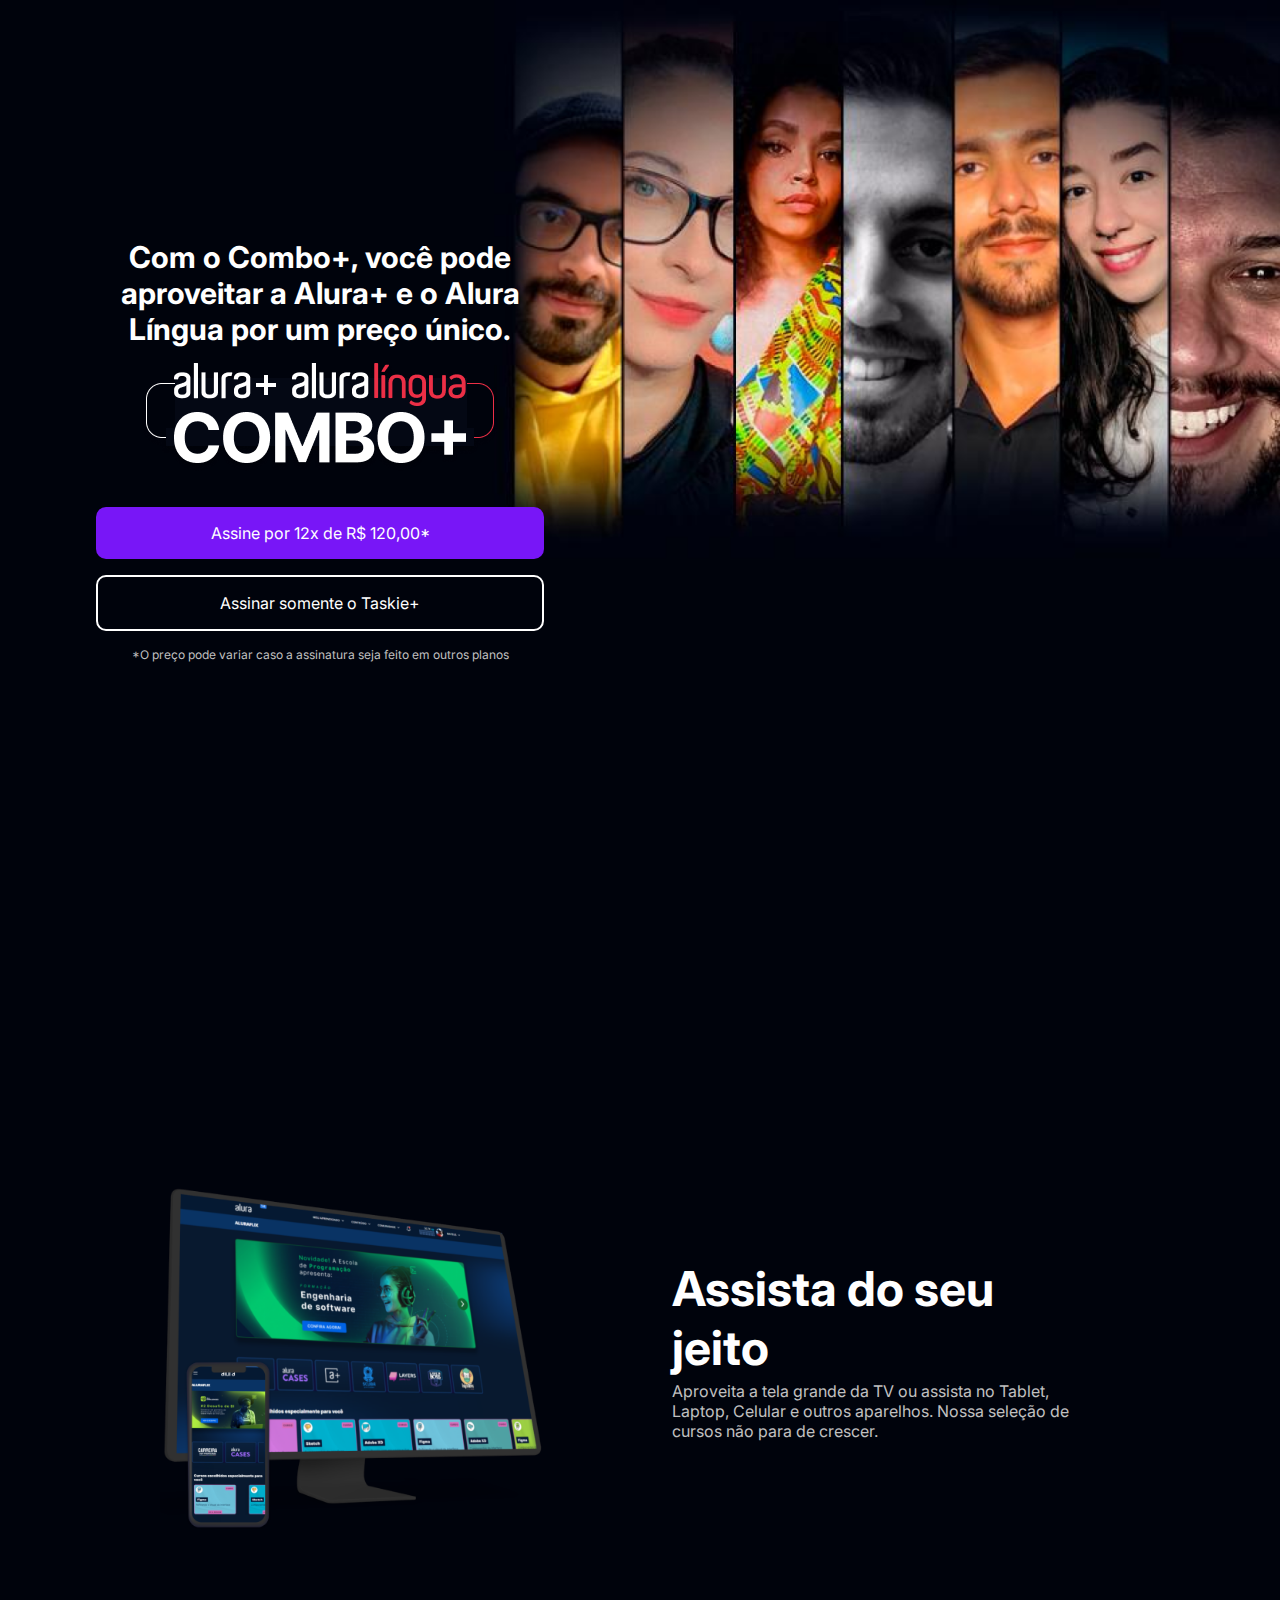
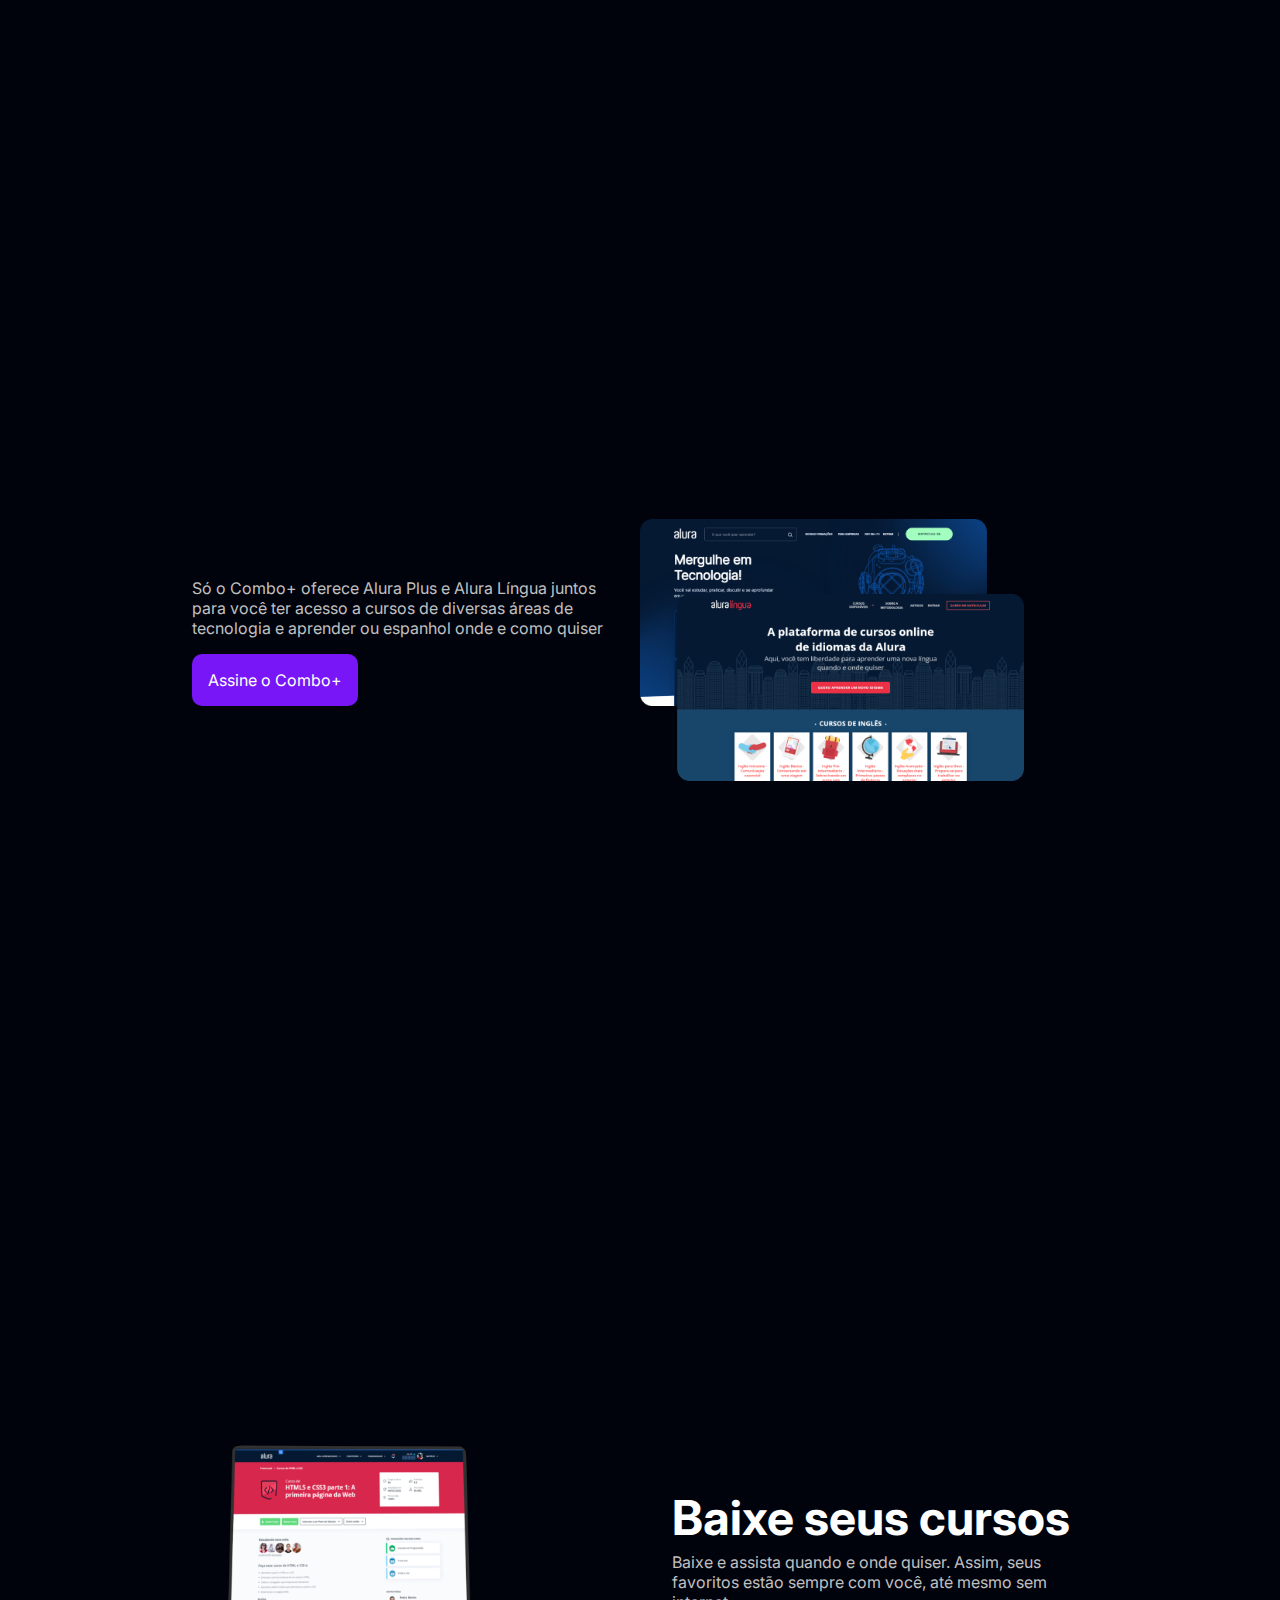
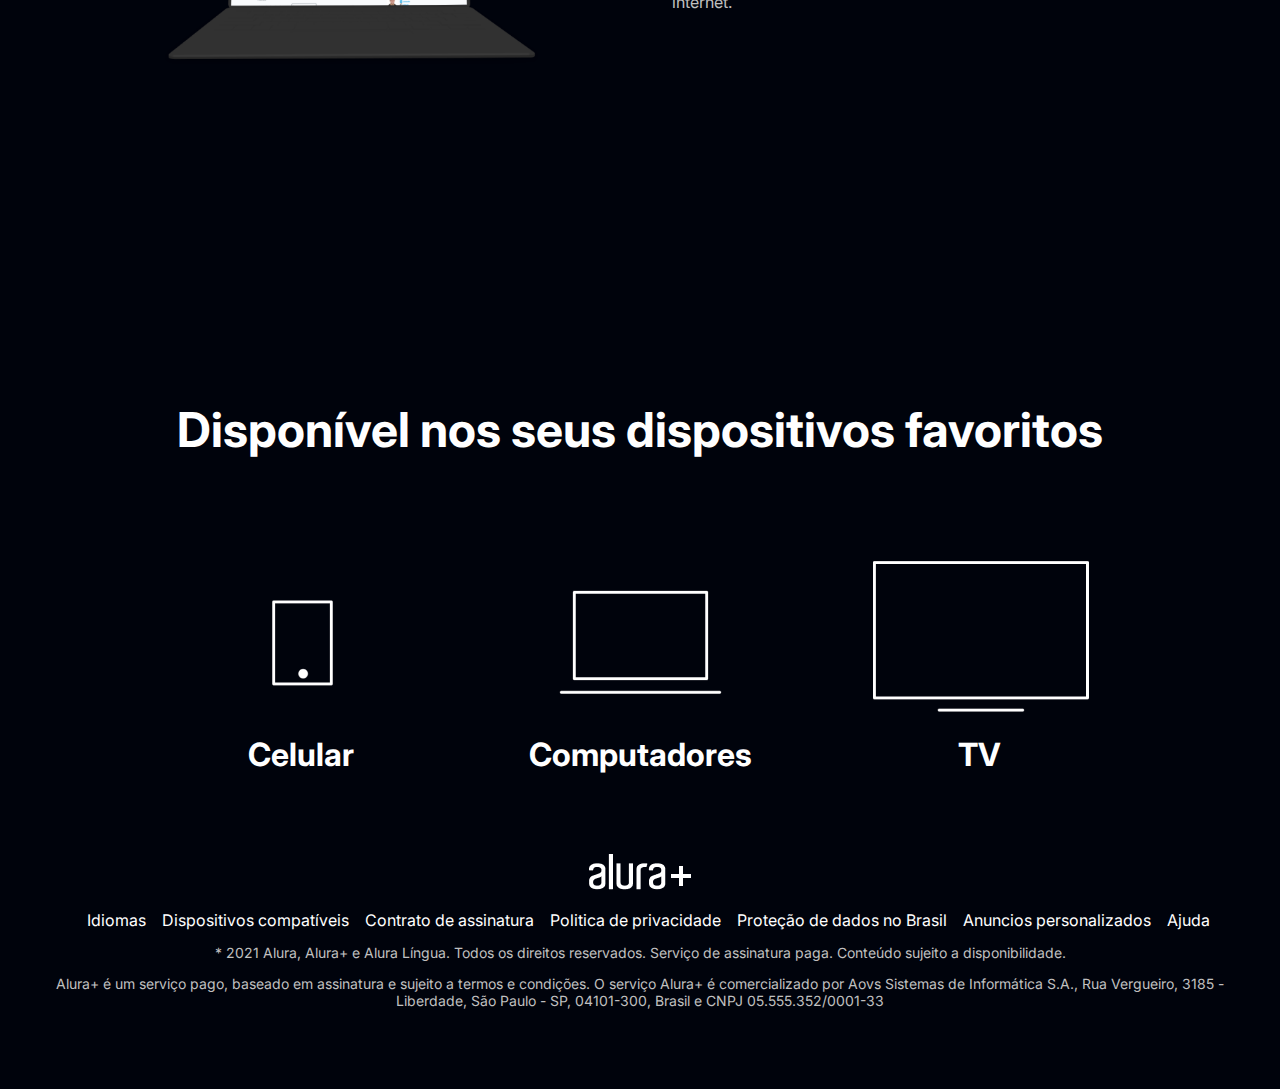
<file: index.html>
<!DOCTYPE html>
<html>
    <head>
        <title>Taskier</title>
        <meta charset="utf-8">
        <meta name="viewport" content="width-device-width, initial-scale=1">
        <link rel="stylesheet" href="style.css">
        <link rel="preconnect" href="https://fonts.googleapis.com">
        <link rel="preconnect" href="https://fonts.gstatic.com" crossorigin>
        <link href="https://fonts.googleapis.com/css2?family=Inter:wght@400;700&display=swap" rel="stylesheet">
    </head>
    <body>
        <section class="container principal">
            <div class="container__caixa">
                <h1 class="container__titulo">Com o Combo+, você pode aproveitar a Alura+ e o Alura Língua por um preço único.</h1>
                <img src="img/Combo.png" alt="O Combo+ é a junção do Taskie+ e Taskie Língua" class="container__imagem">
                <a href="https://taskier.io/" class="container__botao">Assine por 12x de R$ 120,00*</a>
                <a href="https://taskier.io/" class="container__botao botao_secundario">Assinar somente o Taskie+</a>
                <p class="container__aviso">*O preço pode variar caso a assinatura seja feito em outros planos</p>
            </div>
        </section>

        <section class="container secundario">
            <img src="img/Plataformas.png" alt="Um monitor e um celular com o Alura Plus aberto" class="secundario__imagem">
            <div class="container__descricao">
                <h2 class="descricao__titulo">Assista do seu jeito</h2>
                <p class="descricao__texto">Aproveita a tela grande da TV ou assista no Tablet, Laptop, Celular e outros aparelhos. Nossa seleção de cursos não para de crescer.</p>
            </div>
        </section>

        <section class="container secundario">
            <div class="container__descricao">
                <p class="descricao__texto">Só o Combo+ oferece Alura Plus e Alura Língua juntos para você ter acesso a cursos de diversas áreas de tecnologia e aprender ou espanhol onde e como quiser</p>
                <a href="https://www.buenonetworks.com.br/" class="container__botao secundario__botao">Assine o Combo+</a>
            </div>
            <img src="img/Telas.png" alt="Tela da Alura Plus e do Alura Língua" class="secundario__imagem">
        </section>

        <section class="container secundario">
            <img src="img/Notebook.png" alt="Notebook com a página do curso HTML5 e CSS3 da Alura aberta" class="secundario__imagem">
            <div class="container__descricao">
                <h2 class="descricao__titulo">Baixe seus cursos</h2>
                <p class="descricao__texto">Baixe e assista quando e onde quiser. Assim, seus favoritos estão sempre com você, até mesmo sem internet.</p>
            </div>
        </section>

        <section class="dispositivos">
            <h2 class="dispositivos__titulo">Disponível nos seus dispositivos favoritos</h2>
            <ul class="dispositivos__lista">
                <li> 
                    <img src="img/celular.png" alt="ícone de celular"> 
                    <h3 class="lista__item">Celular</h3>
                </li>
                <li> 
                    <img src="img/computador.png" alt="ícone de computador"> 
                    <h3 class="lista__item">Computadores</h3>
                </li>
                <li>
                    <img src="img/tv.png" alt="ícone de televisão">
                    <h3 class="lista__item">TV</h3>
                </li>
            </ul>
        </section>

        <footer class="rodape">
            <img src="img/Logo.png" alt="Alura+" class="rodape__logo">
            <ul class="rodape__lista">
                <li class="lista__link">
                    <a href="#">Idiomas</a>
                </li>
                <li class="lista__link">
                    <a href="#">Dispositivos compatíveis</a>
                </li>
                <li class="lista__link">
                    <a href="#">Contrato de assinatura</a>
                </li>
                <li class="lista__link">
                    <a href="#">Politica de privacidade</a>
                </li>
                <li class="lista__link">
                    <a href="#">Proteção de dados no Brasil</a>
                </li>
                <li class="lista__link">
                    <a href="#">Anuncios personalizados</a>
                </li>
                <li class="lista__link">
                    <a href="#">Ajuda</a>
                </li>
            </ul>
            <p class="rodape__texto">* 2021 Alura, Alura+ e Alura Língua. Todos os direitos reservados. Serviço de assinatura paga. Conteúdo sujeito a disponibilidade.</p>
            <p class="rodape__texto">Alura+ é um serviço pago, baseado em assinatura e sujeito a termos e condições. O serviço Alura+ é comercializado por Aovs Sistemas de Informática S.A., Rua Vergueiro, 3185 - Liberdade, São Paulo - SP, 04101-300, Brasil e CNPJ 05.555.352/0001-33</p>
        </footer>
    </body>
</html>
</file>
<file: style.css>
:root {
    --branco-principal: #fff;
    --cinza-secundario: #c0c0c0;
    --botao-purple: #7816f7;
    --botao-azul: #1c74d2;
    --cor-de-fundo: #00030c;
    --fonte-principal: 'Inter';
    --botao-purple-efeito: #be8cff;
}

body {
    background-color: var(--cor-de-fundo);
    color: var(--branco-principal);
    font-family: var(--fonte-principal);
    font-size: 16px;
    font-weight: 400;
}

* { 
    margin: 0; 
    padding: 0; 
}

.principal { 
    background-image: url("img/Background.png"); 
    background-repeat: no-repeat;
    background-size: contain;
    align-items: center;
    text-align: center;
}

.container { 
    height: 100vh; 
    display: grid;
    grid-template-columns: 50% 50%;
}

.container__botao { 
    background-color: var(--botao-purple);
    border-radius: 10px;
    padding: 1em;
    color: var(--branco-principal);
    display: block;
    text-decoration: none;
    margin-bottom: 1em;
}

.container__botao:hover { 
    background-color: var(--botao-purple-efeito); 
    color: var(--cor-de-fundo);
}

.botao_secundario {
    background-color: transparent;
    border: 2px solid var(--branco-principal);
 }

.botao_secundario:hover { 
    background-color: var(--cor-de-fundo); 
    color: var(--botao-purple-efeito);
}

 .container__aviso {
    font-size: 12px;
    color: var(--cinza-secundario);
 }

 .container__titulo { 
    font-size: 30px; 
    font-weight: 700;
}

.container__imagem { 
    margin: 1em 0 2em 0;
}

.container__caixa { 
    margin: 0 6em; 
}
.secundario__imagem { 
    width: 80%; 
}

.secundario { 
    align-items: center; 
    margin: 0 10em;
}

.descricao__titulo { 
    font-weight: 700; 
    font-size: 48px;
    color: var(--branco-principal);
    margin-bottom: 0.1em;
}

.descricao__texto { 
    color: var(--cinza-secundario); 
}

.secundario__botao { 
    display: inline-block; 
    margin-top: 1em;
}

.container__descricao { 
    padding: 2em; 
}

.dispositivos__lista { 
    display: flex; 
    justify-content: center;
    list-style-type: none;
    margin: 5em 0;
}

.dispositivos { 
    text-align: center; 
}

.dispositivos__titulo { 
    font-size: 48px; 
    color: var(--branco-principal);
}

.lista__item { 
    font-size: 32px;
    color: var(--branco-principal); 
}

.rodape {
    text-align: center;
    margin: 5em 3em;
}

.rodape__lista {
    display: flex;
    justify-content: center;
    list-style-type: none;
    margin-top: 1em;
}

.lista__link a{
    text-decoration: none;
    color: var(--branco-principal);
    margin-left: 1em;
}

.lista__link a:hover { 
    color: var(--botao-purple); 
}

.lista__link a:active { 
    color: var(--botao-azul); 
}

.rodape__texto {
    margin: 1em 0;
    color: var(--cinza-secundario);
    font-size: 14px;
}
</file>
